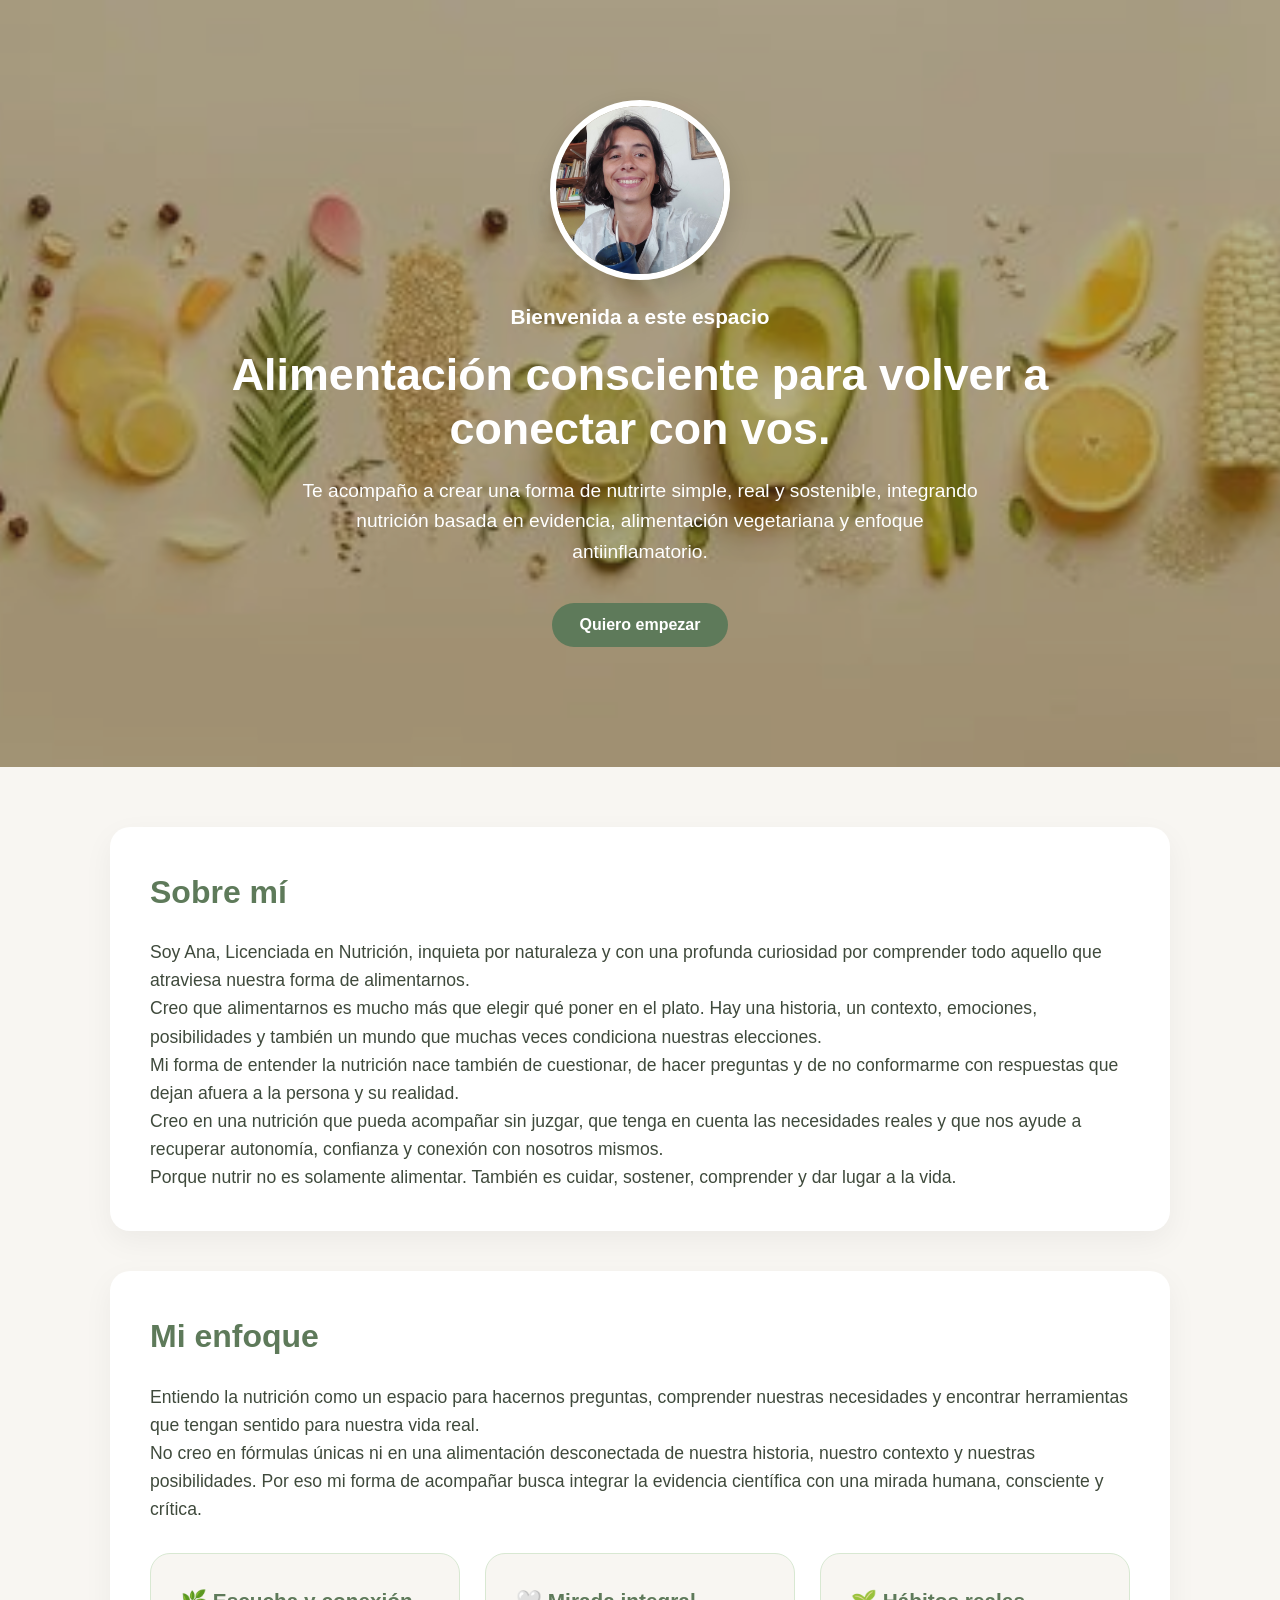
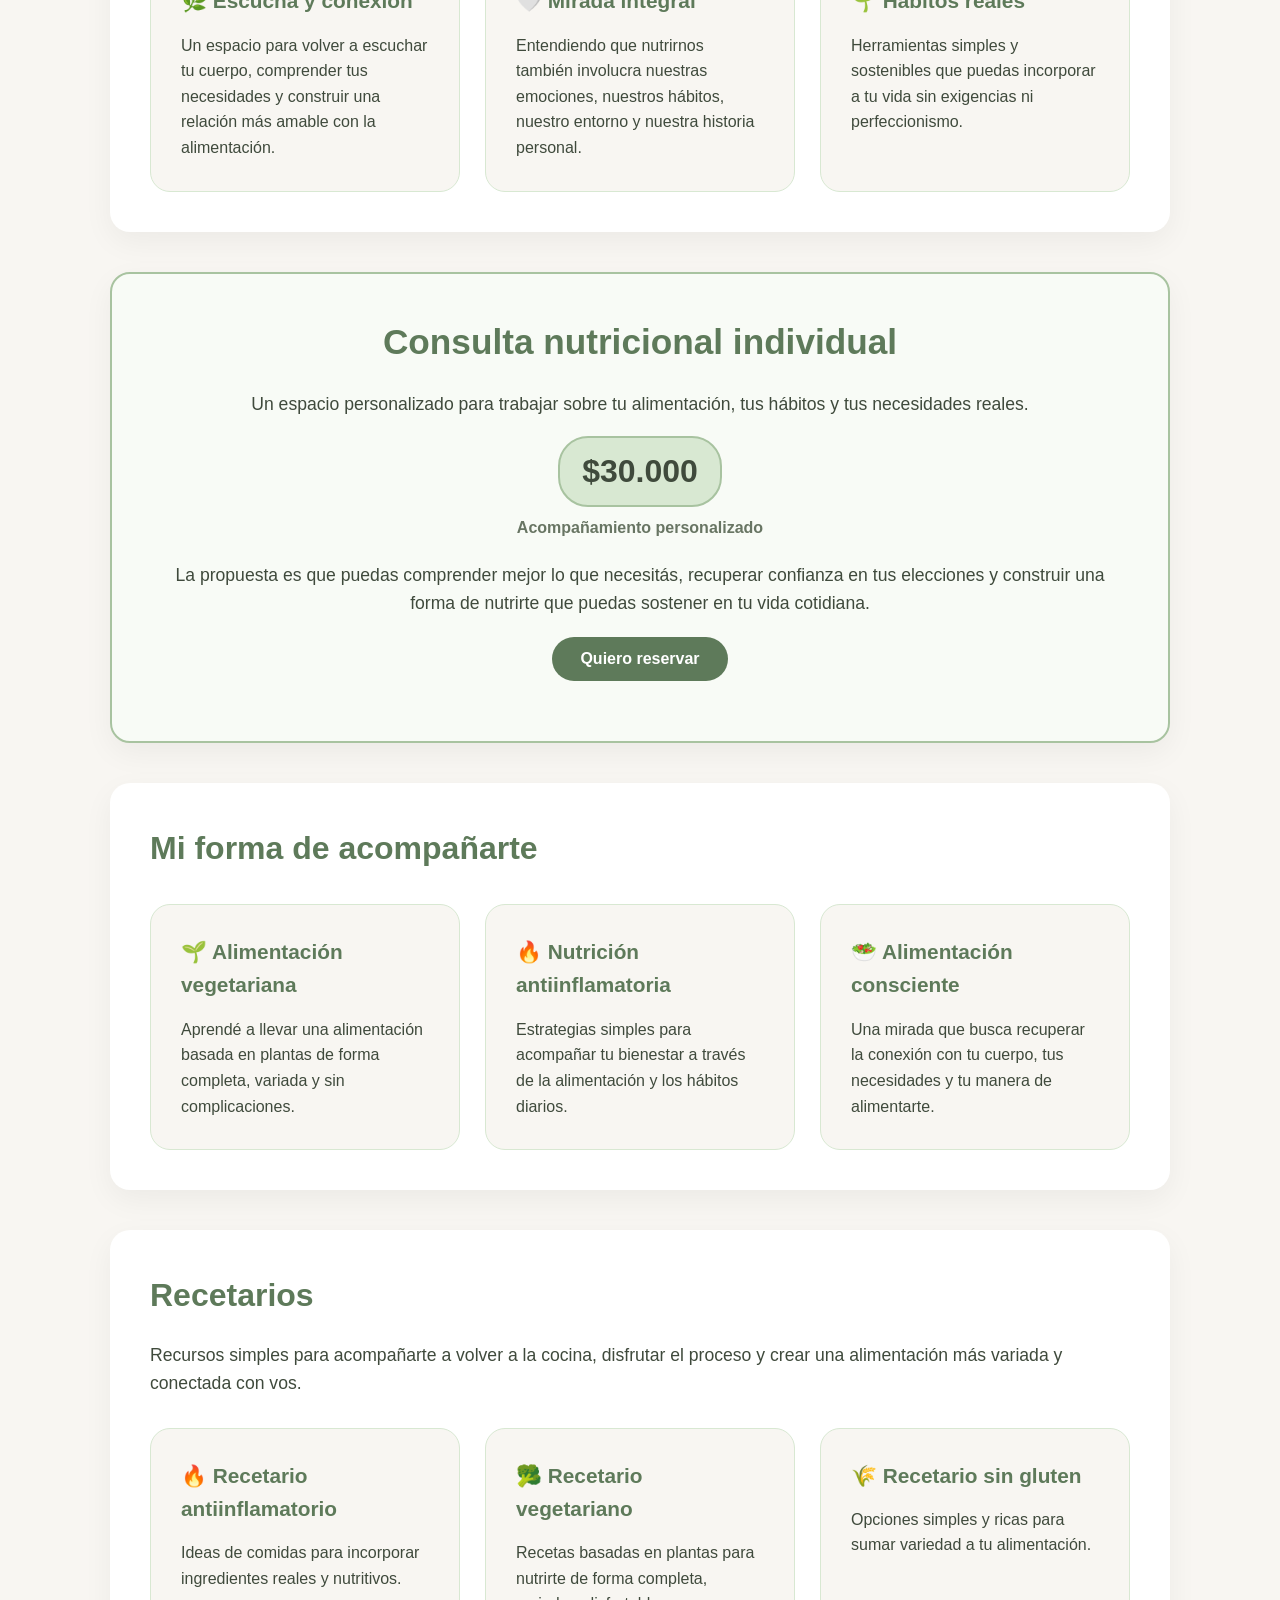
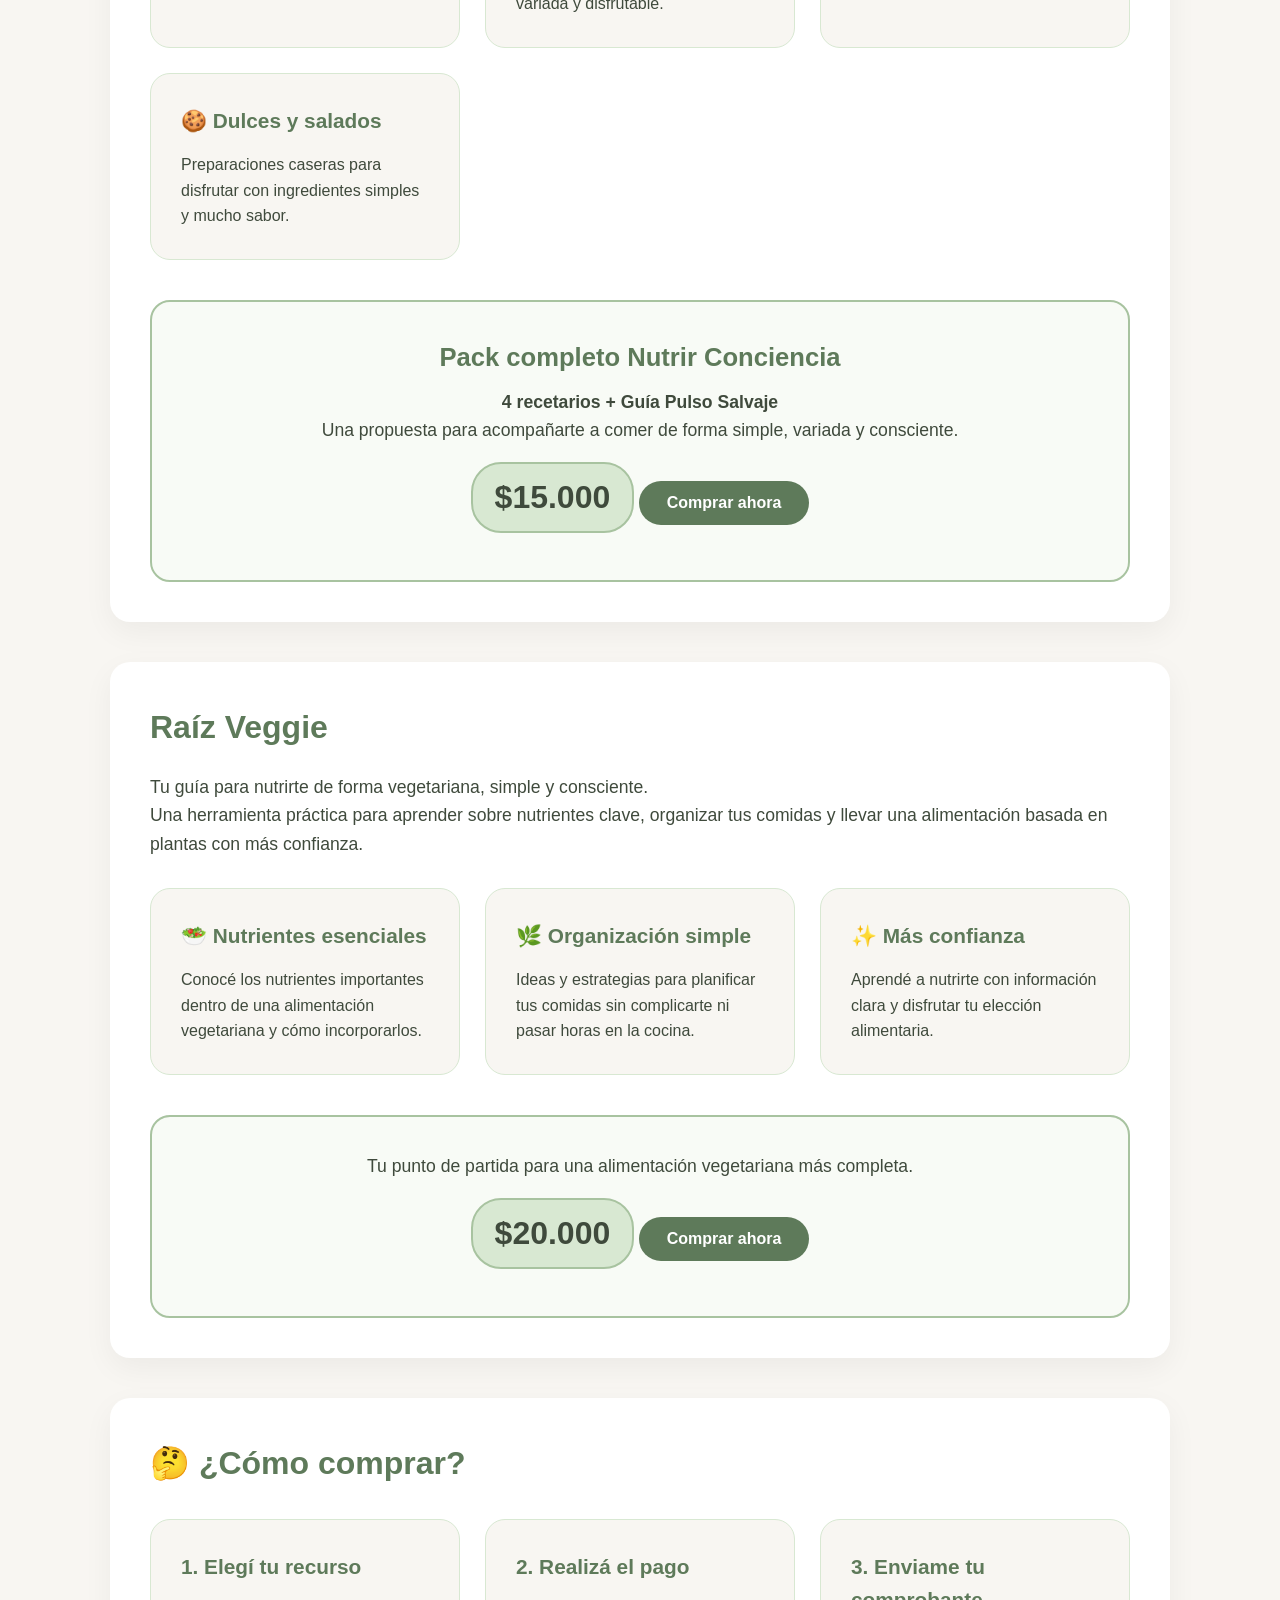
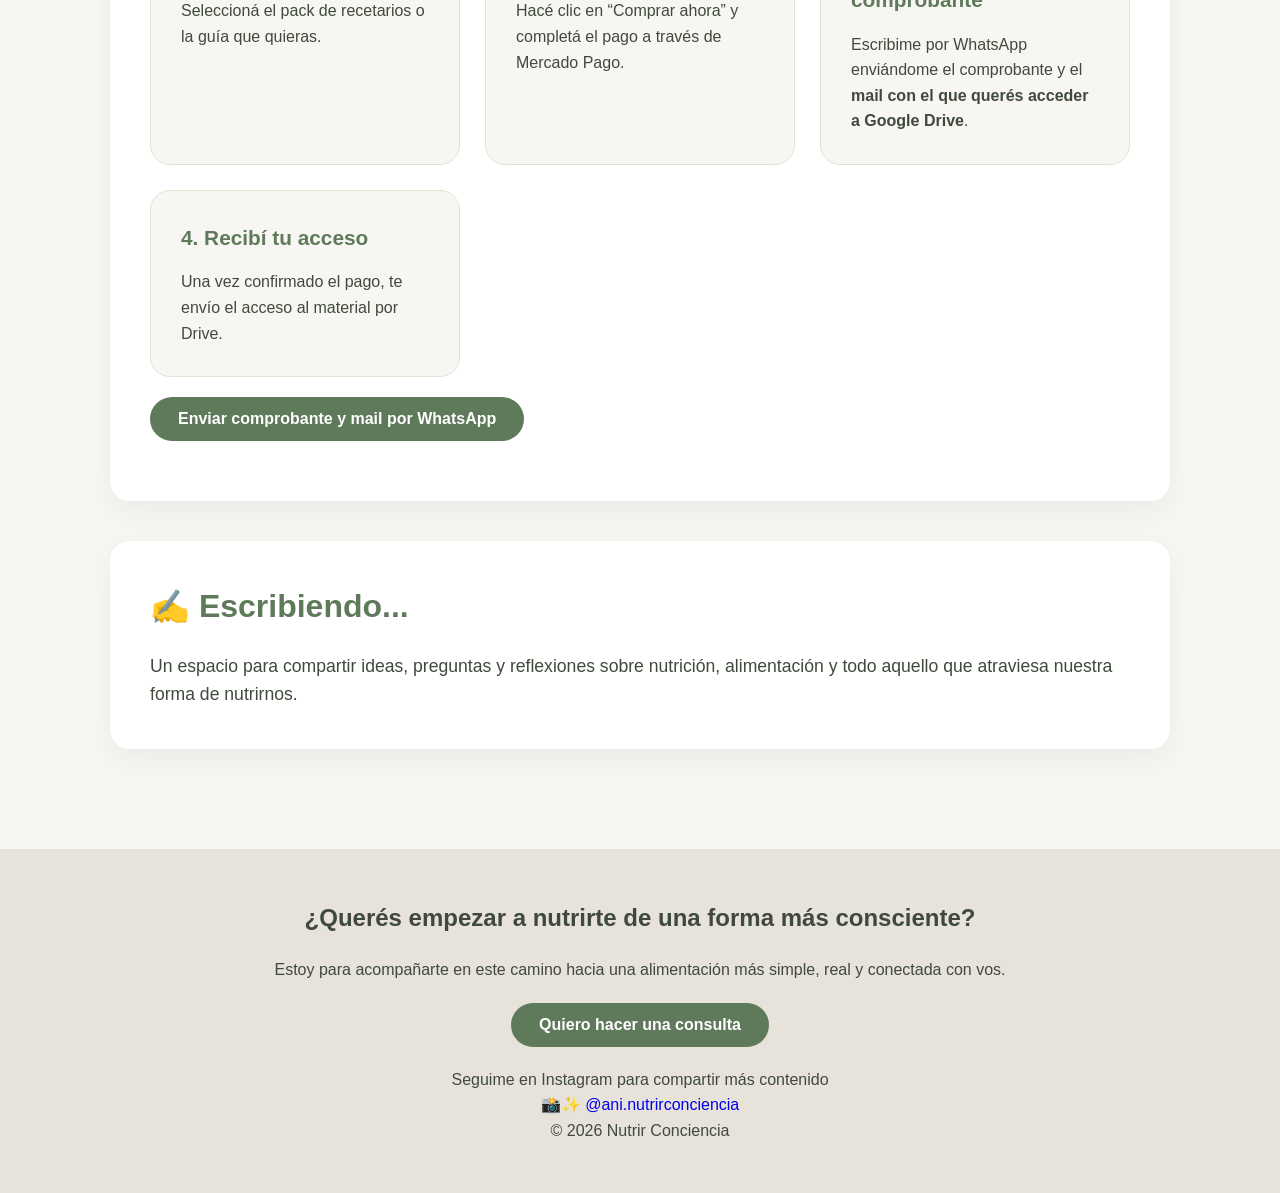
<file: index.html>
<!DOCTYPE html>
<html lang="es">

<head>
    <meta charset="UTF-8">
    <meta name="viewport" content="width=device-width, initial-scale=1.0">

    <title>Nutrir Conciencia | Nutrición consciente e integrativa</title>

    <meta name="description" content="Nutrición consciente, antiinflamatoria y basada en plantas para mujeres que buscan sentirse mejor desde la alimentación.">

    <link rel="stylesheet" href="styles.css">
</head>

<body>

<header>

    <img class="foto-perfil" src="ana.jpg" alt="Ana - Licenciada en Nutrición">

    <p class="bienvenida">
        Bienvenida a este espacio 
    </p>

    <h1>
        Alimentación consciente para volver a conectar con vos.
    </h1>

    <p>
        Te acompaño a crear una forma de nutrirte simple, real y sostenible,
        integrando nutrición basada en evidencia, alimentación vegetariana
        y enfoque antiinflamatorio.
    </p>

  <a href="https://wa.me/5491167698960?text=Hola%20Ana,%20quiero%20empezar%20mi%20proceso%20de%20nutricion." class="boton">
    Quiero empezar
</a>

</header>


<main>

    <!-- SOBRE MÍ -->

    <section class="sobre-mi">

    <h2>Sobre mí</h2>

    <p>
        Soy Ana, Licenciada en Nutrición, inquieta por naturaleza y con una
        profunda curiosidad por comprender todo aquello que atraviesa nuestra
        forma de alimentarnos.
    </p>

    <p>
        Creo que alimentarnos es mucho más que elegir qué poner en el plato.
        Hay una historia, un contexto, emociones, posibilidades y también un
        mundo que muchas veces condiciona nuestras elecciones.
    </p>

    <p>
        Mi forma de entender la nutrición nace también de cuestionar, de hacer
        preguntas y de no conformarme con respuestas que dejan afuera a la
        persona y su realidad.
    </p>

    <p>
        Creo en una nutrición que pueda acompañar sin juzgar, que tenga en cuenta
        las necesidades reales y que nos ayude a recuperar autonomía, confianza
        y conexión con nosotros mismos.
    </p>

    <p>
        Porque nutrir no es solamente alimentar. También es cuidar, sostener,
        comprender y dar lugar a la vida.
    </p>

</section>

    <!-- MI ENFOQUE -->

   <section class="enfoque">

    <h2>Mi enfoque</h2>

    <p>
        Entiendo la nutrición como un espacio para hacernos preguntas,
        comprender nuestras necesidades y encontrar herramientas que
        tengan sentido para nuestra vida real.
    </p>

    <p>
        No creo en fórmulas únicas ni en una alimentación desconectada
        de nuestra historia, nuestro contexto y nuestras posibilidades.
        Por eso mi forma de acompañar busca integrar la evidencia científica
        con una mirada humana, consciente y crítica.
    </p>

    <div class="tarjetas">

        <div class="tarjeta">

            <h3>🌿 Escucha y conexión</h3>

            <p>
                Un espacio para volver a escuchar tu cuerpo, comprender tus
                necesidades y construir una relación más amable con la alimentación.
            </p>

        </div>


        <div class="tarjeta">

            <h3>🤍 Mirada integral</h3>

            <p>
                Entendiendo que nutrirnos también involucra nuestras emociones,
                nuestros hábitos, nuestro entorno y nuestra historia personal.
            </p>

        </div>


        <div class="tarjeta">

            <h3>🌱 Hábitos reales</h3>

            <p>
                Herramientas simples y sostenibles que puedas incorporar a tu vida
                sin exigencias ni perfeccionismo.
            </p>

        </div>

    </div>

</section>

    <!-- CONSULTA -->

    <section class="consulta-destacada">

        <h2>Consulta nutricional individual </h2>

        <p>
            Un espacio personalizado para trabajar sobre tu alimentación,
            tus hábitos y tus necesidades reales.
        </p>

        <div class="precio">
            $30.000
        </div>

        <p class="acompanamiento">
            Acompañamiento personalizado
        </p>

        <p>
            La propuesta es que puedas comprender mejor lo que necesitás,
            recuperar confianza en tus elecciones y construir una forma
            de nutrirte que puedas sostener en tu vida cotidiana.
        </p>

        <a href="https://wa.me/5491167698960?text=Hola%20Ana,%20quiero%20reservar%20una%20consulta%20nutricional%20individual%20🌿" class="boton">
            Quiero reservar
        </a>

    </section>


    <!-- ÁREAS DE TRABAJO -->

    <section class="servicios">

        <h2>Mi forma de acompañarte</h2>

        <div class="tarjetas">

            <div class="tarjeta">

                <h3>🌱 Alimentación vegetariana</h3>

                <p>
                    Aprendé a llevar una alimentación basada en plantas
                    de forma completa, variada y sin complicaciones.
                </p>

            </div>


            <div class="tarjeta">

                <h3>🔥 Nutrición antiinflamatoria</h3>

                <p>
                    Estrategias simples para acompañar tu bienestar a través
                    de la alimentación y los hábitos diarios.
                </p>

            </div>


            <div class="tarjeta">

                <h3>🥗 Alimentación consciente</h3>

                <p>
                    Una mirada que busca recuperar la conexión con tu cuerpo,
                    tus necesidades y tu manera de alimentarte.
                </p>

            </div>

        </div>

    </section>


    <!-- RECETARIOS -->

    <section class="recetarios">

        <h2>Recetarios </h2>

        <p>
            Recursos simples para acompañarte a volver a la cocina,
            disfrutar el proceso y crear una alimentación más variada
            y conectada con vos.
        </p>


        <div class="tarjetas">

            <div class="tarjeta">

                <h3>🔥 Recetario antiinflamatorio</h3>

                <p>
                    Ideas de comidas para incorporar ingredientes reales
                    y nutritivos.
                </p>

            </div>


            <div class="tarjeta">

                <h3>🥦 Recetario vegetariano</h3>

                <p>
                    Recetas basadas en plantas para nutrirte de forma
                    completa, variada y disfrutable.
                </p>

            </div>


            <div class="tarjeta">

                <h3>🌾 Recetario sin gluten</h3>

                <p>
                    Opciones simples y ricas para sumar variedad
                    a tu alimentación.
                </p>

            </div>


            <div class="tarjeta">

                <h3>🍪 Dulces y salados</h3>

                <p>
                    Preparaciones caseras para disfrutar con ingredientes
                    simples y mucho sabor.
                </p>

            </div>

        </div>


        <!-- PACK -->

        <div class="producto-destacado">

            <h3> Pack completo Nutrir Conciencia</h3>

            <p class="incluye">
                4 recetarios + Guía Pulso Salvaje
            </p>

            <p>
                Una propuesta para acompañarte a comer de forma simple,
                variada y consciente.
            </p>

            <div class="precio">
                $15.000
            </div>

            <a href="https://mpago.la/1SQ6u1w" class="boton" target="_blank">
                Comprar ahora 
            </a>

        </div>

    </section>


    <!-- RAÍZ VEGGIE -->

    <section class="raiz-veggie">

        <h2>Raíz Veggie </h2>

        <p>
            Tu guía para nutrirte de forma vegetariana, simple y consciente.
        </p>

        <p>
            Una herramienta práctica para aprender sobre nutrientes clave,
            organizar tus comidas y llevar una alimentación basada en plantas
            con más confianza.
        </p>


        <div class="tarjetas">

            <div class="tarjeta">

                <h3>🥗 Nutrientes esenciales</h3>

                <p>
                    Conocé los nutrientes importantes dentro de una alimentación
                    vegetariana y cómo incorporarlos.
                </p>

            </div>


            <div class="tarjeta">

                <h3>🌿 Organización simple</h3>

                <p>
                    Ideas y estrategias para planificar tus comidas sin complicarte
                    ni pasar horas en la cocina.
                </p>

            </div>


            <div class="tarjeta">

                <h3>✨ Más confianza</h3>

                <p>
                    Aprendé a nutrirte con información clara y disfrutar
                    tu elección alimentaria.
                </p>

            </div>

        </div>


       <div class="producto-destacado">

    <p>
        Tu punto de partida para una alimentación vegetariana más completa.
    </p>

    <div class="precio">
        $20.000
    </div>

    <a class="boton" href="https://mpago.la/2XoVZJ2" target="_blank">
        Comprar ahora 
    </a>

</div>

    </section>
<section class="como-comprar">

    <h2> 🤔 ¿Cómo comprar?</h2>

    <div class="tarjetas">

        <div class="tarjeta">
            <h3>1. Elegí tu recurso</h3>
            <p>
                Seleccioná el pack de recetarios o la guía que quieras.
            </p>
        </div>

        <div class="tarjeta">
            <h3>2. Realizá el pago</h3>
            <p>
                Hacé clic en “Comprar ahora” y completá el pago a través de Mercado Pago.
            </p>
        </div>

        <div class="tarjeta">
            <h3>3. Enviame tu comprobante</h3>
            <p>
                Escribime por WhatsApp enviándome el comprobante y el
                <strong>mail con el que querés acceder a Google Drive</strong>.
            </p>
        </div>

        <div class="tarjeta">
            <h3>4. Recibí tu acceso</h3>
            <p>
                Una vez confirmado el pago, te envío el acceso al material por Drive. 
            </p>
        </div>

    </div>

  <a
    class="boton"
    href="https://wa.me/5491167698960?text=Hola%20Ana,%20acabo%20de%20realizar%20mi%20compra.%0A%0AMi%20mail:%20%0A%0ATe%20adjunto%20el%20comprobante.%20Gracias!"
    target="_blank"
>
    Enviar comprobante y mail por WhatsApp
</a>

</section>
    <section class="blog">

    <h2>✍️ Escribiendo...</h2>

    <p>
        Un espacio para compartir ideas, preguntas y reflexiones sobre nutrición,
        alimentación y todo aquello que atraviesa nuestra forma de nutrirnos.
    </p>

</section>
</main>


<!-- CONTACTO -->

<footer id="contacto">

    <h2>
        ¿Querés empezar a nutrirte de una forma más consciente?
    </h2>

    <p>
        Estoy para acompañarte en este camino hacia una alimentación
        más simple, real y conectada con vos.
    </p>

    <a class="boton" href="https://wa.me/5491167698960?text=Hola%20Ana,%20quiero%20hacer%20una%20consulta%20sobre%20nutrici%C3%B3n%20🌿">
        Quiero hacer una consulta 
    </a>

    <p>
        Seguime en Instagram para compartir más contenido
    </p>

    <p>
        <a href="https://www.instagram.com/ani.nutrirconciencia/" target="_blank">
            📸✨ @ani.nutrirconciencia
        </a>
    </p>

    <p>
        © 2026 Nutrir Conciencia
    </p>

</footer>


<script src="script.js"></script>

</body>

</html>
</file>
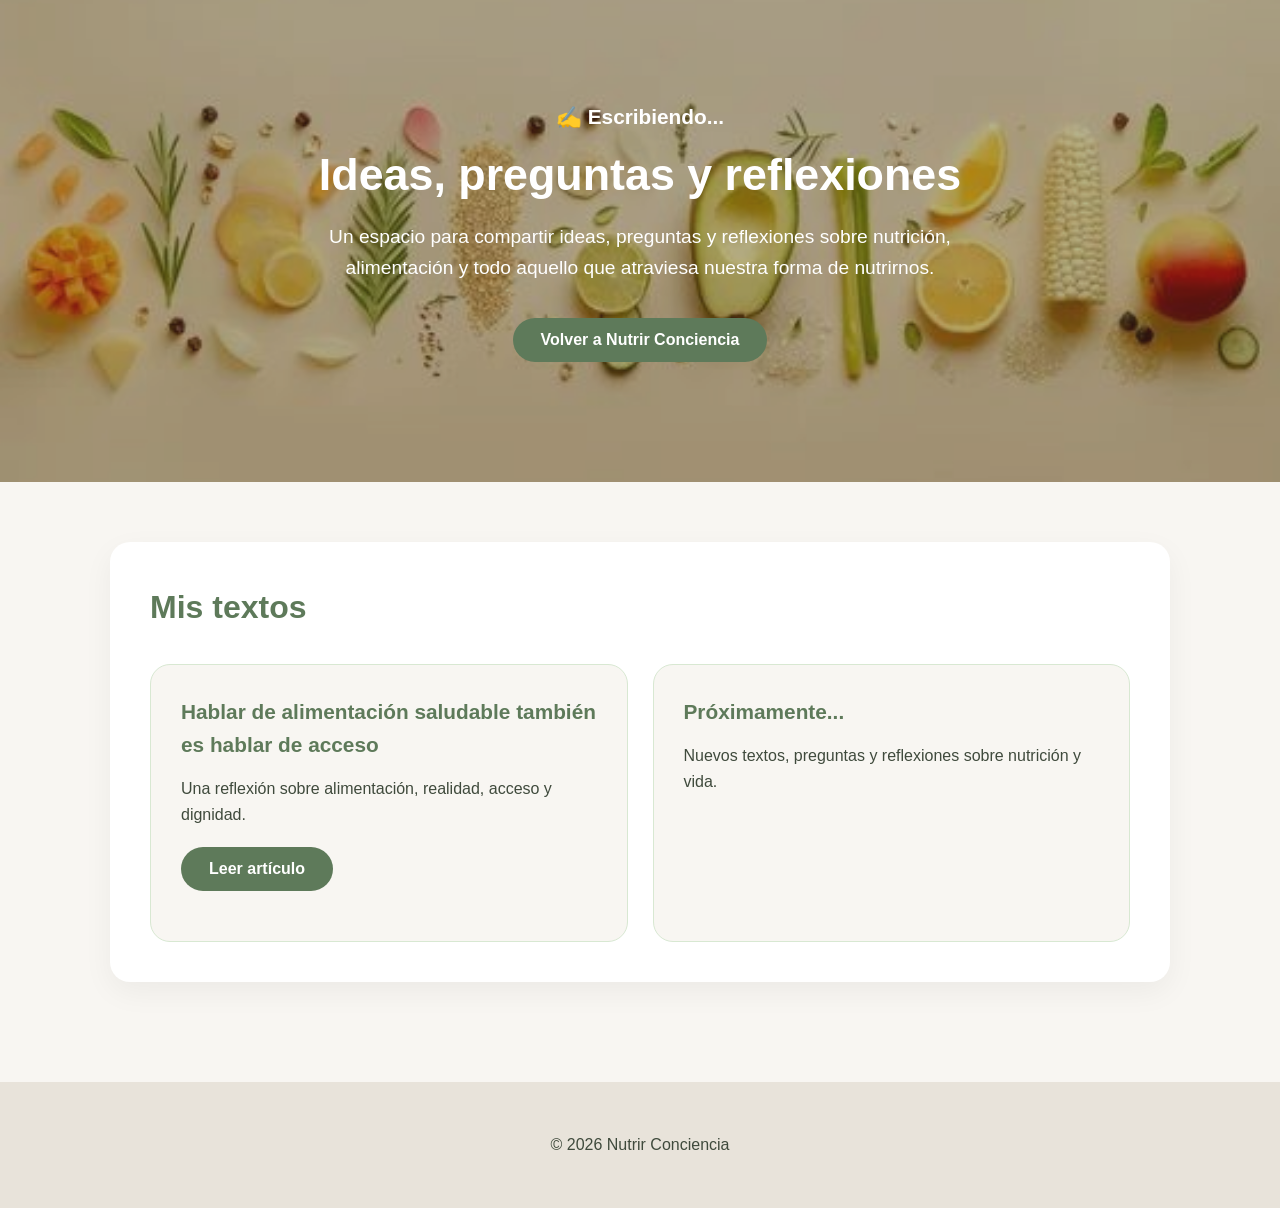
<file: blog.html>
<!DOCTYPE html>
<html lang="es">

<head>
    <meta charset="UTF-8">
    <meta name="viewport" content="width=device-width, initial-scale=1.0">

    <title>Escribiendo... | Nutrir Conciencia</title>

    <meta name="description" content="Ideas, preguntas y reflexiones sobre nutrición, alimentación y todo aquello que atraviesa nuestra forma de nutrirnos.">

    <link rel="stylesheet" href="styles.css">
</head>

<body>

<header>

    <p class="bienvenida">
        ✍️ Escribiendo...
    </p>

    <h1>
        Ideas, preguntas y reflexiones
    </h1>

    <p>
        Un espacio para compartir ideas, preguntas y reflexiones sobre nutrición,
        alimentación y todo aquello que atraviesa nuestra forma de nutrirnos.
    </p>

    <a href="index.html" class="boton">
        Volver a Nutrir Conciencia
    </a>

</header>


<main>

    <section class="blog">

        <h2>Mis textos</h2>

        <div class="tarjetas">

            <div class="tarjeta">

                <h3>
                    Hablar de alimentación saludable también es hablar de acceso
                </h3>

                <p>
                    Una reflexión sobre alimentación, realidad, acceso y dignidad.
                </p>

                <a href="blog/acceso-dignidad-realidad.html" class="boton">
                    Leer artículo
                </a>

            </div>


            <div class="tarjeta">

                <h3>
                    Próximamente...
                </h3>

                <p>
                    Nuevos textos, preguntas y reflexiones sobre nutrición y vida.
                </p>

            </div>

        </div>

    </section>

</main>


<footer>

    <p>
        © 2026 Nutrir Conciencia
    </p>

</footer>


</body>

</html>
</file>
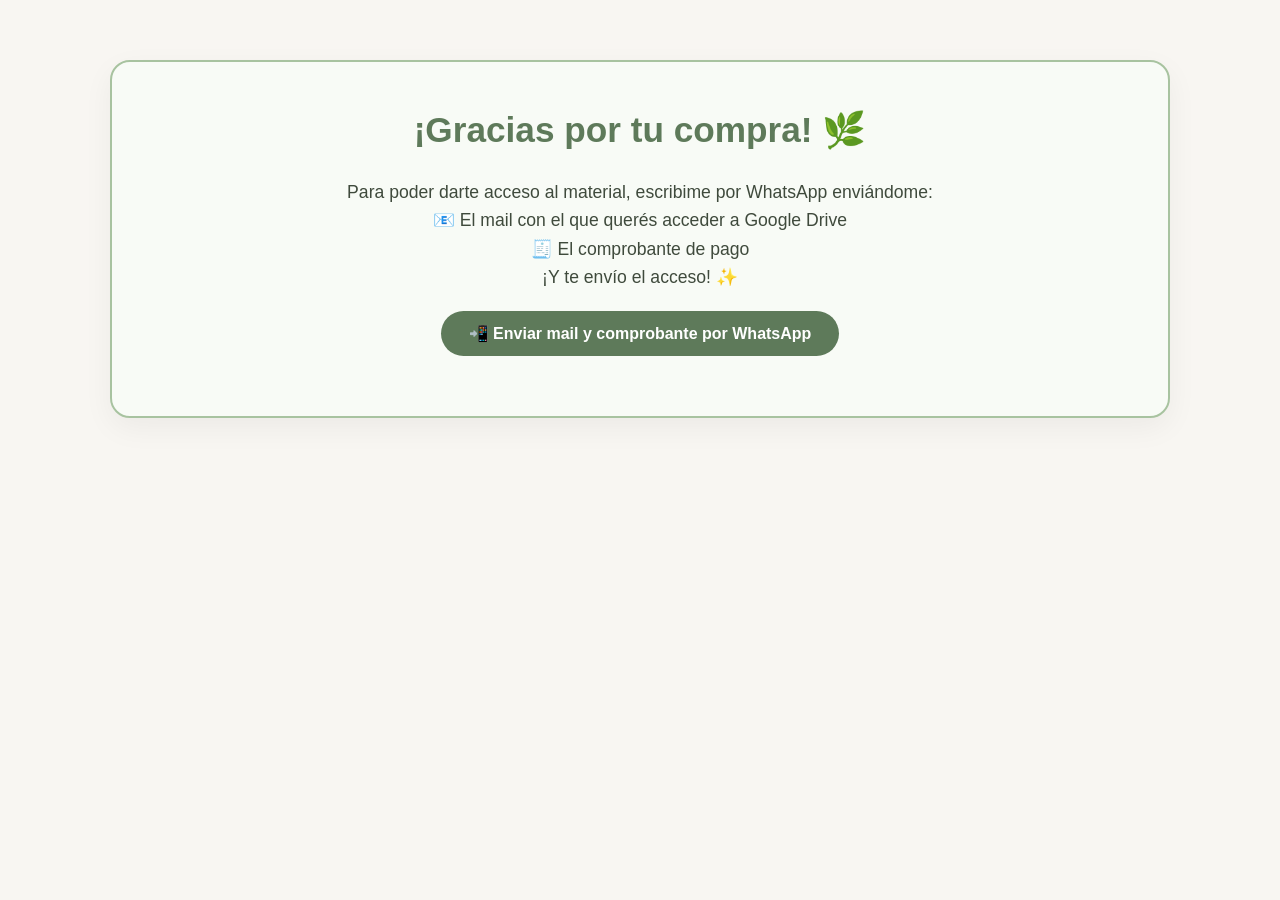
<file: compra-realizada.html>
<!DOCTYPE html>
<html lang="es">

<head>
    <meta charset="UTF-8">
    <meta name="viewport" content="width=device-width, initial-scale=1.0">

    <title>Compra realizada | Nutrir Conciencia</title>

    <link rel="stylesheet" href="styles.css">
</head>

<body>

<main>

    <section class="consulta-destacada">

        <h2>¡Gracias por tu compra! 🌿</h2>

        <p>
            Para poder darte acceso al material, escribime por WhatsApp enviándome:
        </p>

        <p>
            📧 El mail con el que querés acceder a Google Drive
        </p>

        <p>
            🧾 El comprobante de pago
        </p>

        <p>
            ¡Y te envío el acceso! ✨
        </p>

        <a
            class="boton"
            href="https://wa.me/5491167698960?text=Hola%20Ana%20🌿%20Acabo%20de%20realizar%20mi%20compra.%0A%0A📧%20Mi%20mail:%20%0A%0A🧾%20Te%20adjunto%20el%20comprobante.%0A%0A¡Gracias!"
        >
            📲 Enviar mail y comprobante por WhatsApp
        </a>

    </section>

</main>

</body>

</html>
</file>
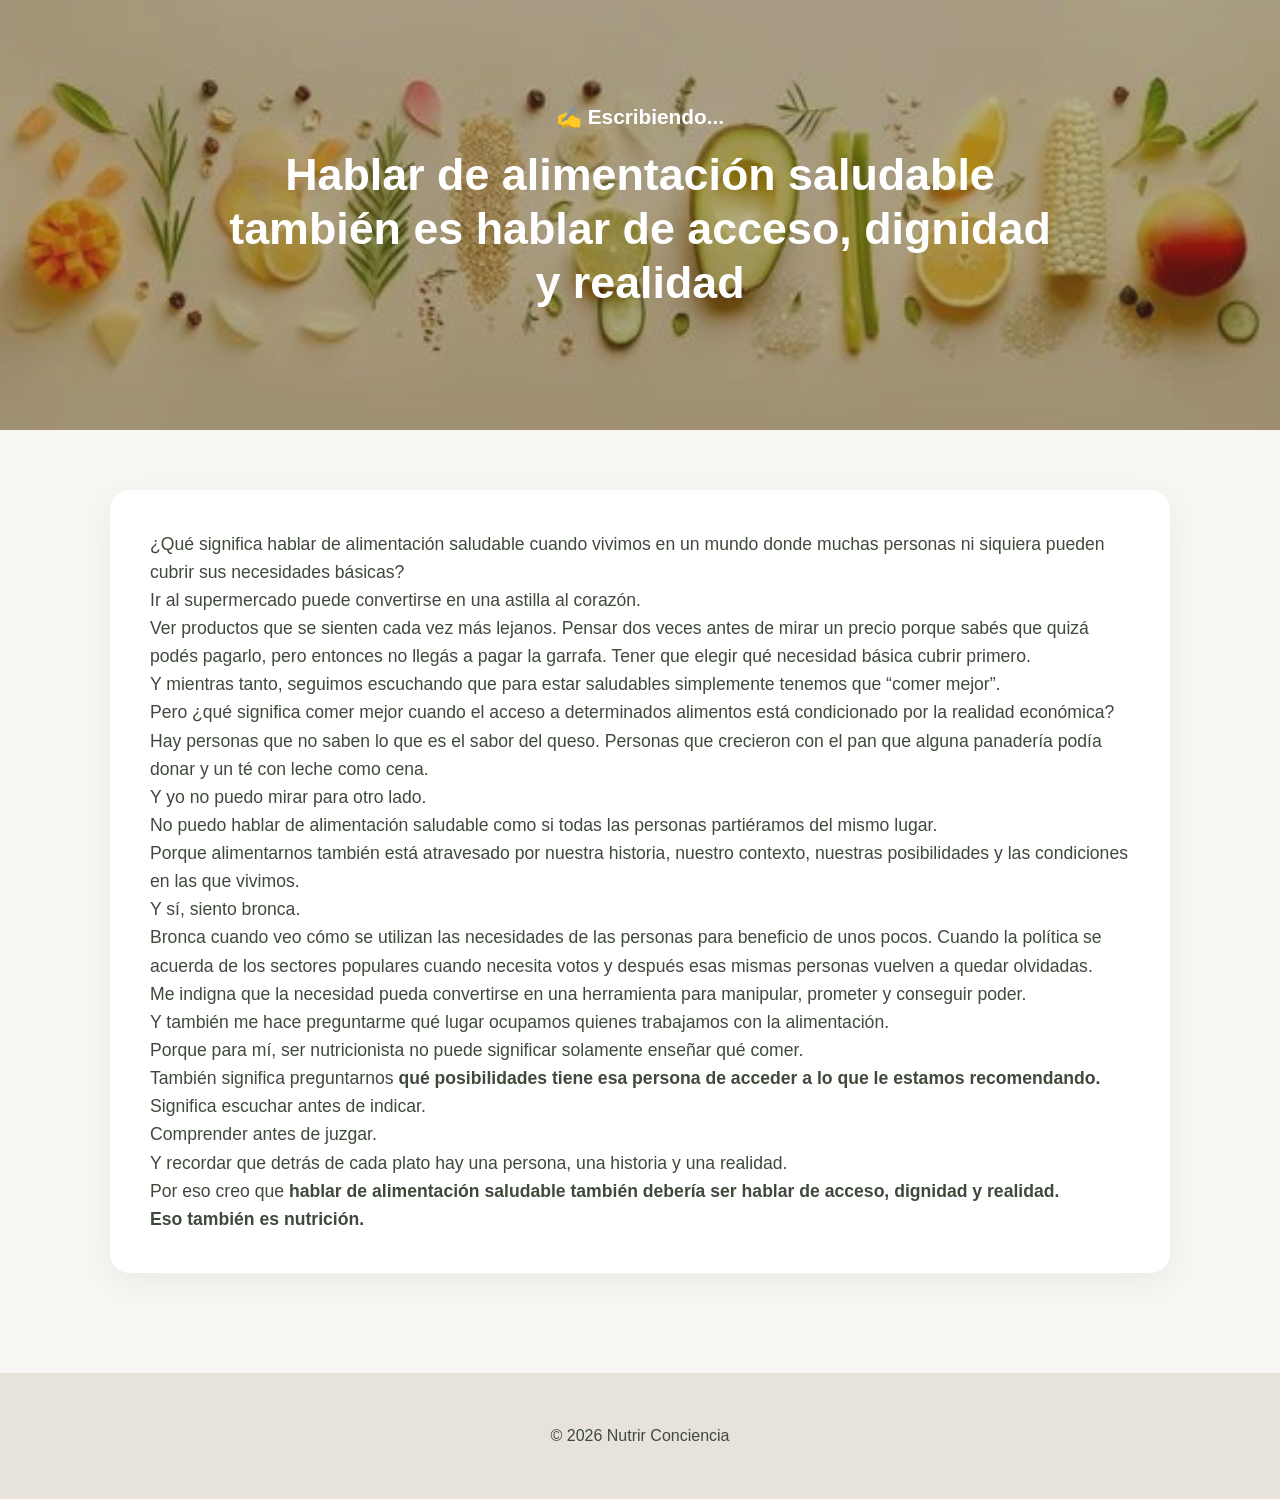
<file: blog/acceso-dignidad-realidad.html>
<!DOCTYPE html>
<html lang="es">

<head>
    <meta charset="UTF-8">
    <meta name="viewport" content="width=device-width, initial-scale=1.0">

    <title>Hablar de alimentación saludable también es hablar de acceso, dignidad y realidad | Nutrir Conciencia</title>

    <meta name="description" content="Una reflexión sobre alimentación saludable, acceso, dignidad y realidad.">

    <link rel="stylesheet" href="../styles.css">
</head>

<body>

<header>

    <p class="bienvenida">
        ✍️ Escribiendo...
    </p>

    <h1>
        Hablar de alimentación saludable también es hablar de acceso, dignidad y realidad
    </h1>

</header>

<main>

    <article>

        <section>

            <p>
                ¿Qué significa hablar de alimentación saludable cuando vivimos
                en un mundo donde muchas personas ni siquiera pueden cubrir sus
                necesidades básicas?
            </p>

            <p>
                Ir al supermercado puede convertirse en una astilla al corazón.
            </p>

            <p>
                Ver productos que se sienten cada vez más lejanos. Pensar dos
                veces antes de mirar un precio porque sabés que quizá podés
                pagarlo, pero entonces no llegás a pagar la garrafa. Tener que
                elegir qué necesidad básica cubrir primero.
            </p>

            <p>
                Y mientras tanto, seguimos escuchando que para estar saludables
                simplemente tenemos que “comer mejor”.
            </p>

            <p>
                Pero ¿qué significa comer mejor cuando el acceso a determinados
                alimentos está condicionado por la realidad económica?
            </p>

            <p>
                Hay personas que no saben lo que es el sabor del queso.
                Personas que crecieron con el pan que alguna panadería podía
                donar y un té con leche como cena.
            </p>

            <p>
                Y yo no puedo mirar para otro lado.
            </p>

            <p>
                No puedo hablar de alimentación saludable como si todas las
                personas partiéramos del mismo lugar.
            </p>

            <p>
                Porque alimentarnos también está atravesado por nuestra historia,
                nuestro contexto, nuestras posibilidades y las condiciones en
                las que vivimos.
            </p>

            <p>
                Y sí, siento bronca.
            </p>

            <p>
                Bronca cuando veo cómo se utilizan las necesidades de las
                personas para beneficio de unos pocos. Cuando la política se
                acuerda de los sectores populares cuando necesita votos y
                después esas mismas personas vuelven a quedar olvidadas.
            </p>

            <p>
                Me indigna que la necesidad pueda convertirse en una herramienta
                para manipular, prometer y conseguir poder.
            </p>

            <p>
                Y también me hace preguntarme qué lugar ocupamos quienes
                trabajamos con la alimentación.
            </p>

            <p>
                Porque para mí, ser nutricionista no puede significar solamente
                enseñar qué comer.
            </p>

            <p>
                También significa preguntarnos
                <strong>qué posibilidades tiene esa persona de acceder a lo que le estamos recomendando.</strong>
            </p>

            <p>
                Significa escuchar antes de indicar.
            </p>

            <p>
                Comprender antes de juzgar.
            </p>

            <p>
                Y recordar que detrás de cada plato hay una persona, una
                historia y una realidad.
            </p>

            <p>
                Por eso creo que
                <strong>hablar de alimentación saludable también debería ser hablar de acceso, dignidad y realidad.</strong>
            </p>

            <p>
                <strong>Eso también es nutrición.</strong>
            </p>

        </section>

    </article>

</main>

<footer>

    <p>
        © 2026 Nutrir Conciencia
    </p>

</footer>

</body>

</html>
</file>
<file: styles.css>
* {
    margin: 0;
    padding: 0;
    box-sizing: border-box;
}

body {
    font-family: Arial, Helvetica, sans-serif;
    background: #F8F6F2;
    color: #3F4A3C;
    line-height: 1.6;
}


/* =========================
   PORTADA
========================= */

header {
    position: relative;
    background-image: url("fondo-portada.jpg");
    background-size: cover;
    background-position: center;
    background-repeat: no-repeat;
    text-align: center;
    padding: 100px 20px;
    color: white;
}

header::before {
    content: "";
    position: absolute;
    inset: 0;
    background: rgba(40, 55, 40, 0.35);
    z-index: 0;
}

header > * {
    position: relative;
    z-index: 1;
}


/* =========================
   FOTO DE PERFIL
========================= */

.foto-perfil {
    width: 180px;
    height: 180px;
    object-fit: cover;
    border-radius: 50%;
    display: block;
    margin: 0 auto 20px;
    border: 6px solid white;
    box-shadow: 0 10px 25px rgba(0, 0, 0, 0.15);
}


/* =========================
   PORTADA - TEXTO
========================= */

header h1 {
    font-size: 2.8rem;
    max-width: 850px;
    margin: 15px auto 20px;
    line-height: 1.2;
}

header p {
    font-size: 1.2rem;
    max-width: 700px;
    margin: 0 auto 15px;
}

.bienvenida {
    font-weight: bold;
    font-size: 1.3rem;
}


/* =========================
   BOTONES
========================= */

.boton {
    display: inline-block;
    padding: 13px 28px;
    margin: 20px auto;
    border-radius: 30px;
    line-height: normal;
    background: #5E7A5A;
    color: white;
    text-decoration: none;
    font-weight: bold;
    transition: 0.3s ease;
}

.boton:hover {
    background: #496146;
    transform: translateY(-2px);
}

a {
    text-decoration: none;
}


/* =========================
   CONTENIDO
========================= */

main {
    max-width: 1100px;
    margin: auto;
    padding: 60px 20px;
}


/* =========================
   SECCIONES
========================= */

section {
    background: white;
    margin-bottom: 40px;
    padding: 40px;
    border-radius: 20px;
    box-shadow: 0 10px 30px rgba(0, 0, 0, 0.05);
}

section h2 {
    color: #5E7A5A;
    margin-bottom: 20px;
    font-size: 2rem;
}

section p {
    font-size: 1.1rem;
}


/* =========================
   TARJETAS
========================= */

.tarjetas {
    display: grid;
    grid-template-columns: repeat(auto-fit, minmax(250px, 1fr));
    gap: 25px;
    margin-top: 30px;
}

.tarjeta {
    background: #F8F6F2;
    padding: 30px;
    border-radius: 20px;
    border: 1px solid #D8E8D2;
}

.tarjeta h3 {
    color: #5E7A5A;
    margin-bottom: 15px;
    font-size: 1.3rem;
}

.tarjeta p {
    font-size: 1rem;
}


/* =========================
   CONSULTA DESTACADA
========================= */

.consulta-destacada {
    text-align: center;
    border: 2px solid #A8C3A0;
    background: #F8FBF6;
}

.consulta-destacada h2 {
    font-size: 2.2rem;
}

.acompanamiento {
    font-size: 1rem !important;
    font-weight: bold;
    color: #687563;
    margin: 0 0 20px;
}


/* =========================
   PRODUCTOS DESTACADOS
========================= */

.producto-destacado {
    text-align: center;
    margin-top: 40px;
    padding: 35px 25px;
    background: #F8FBF6;
    border: 2px solid #A8C3A0;
    border-radius: 20px;
}

.producto-destacado h3 {
    color: #5E7A5A;
    font-size: 1.6rem;
    margin-bottom: 10px;
}

.incluye {
    font-weight: bold;
}


/* =========================
   PRECIOS
========================= */

.precio {
    display: inline-block;
    background: #D8E8D2;
    color: #3F4A3C;
    font-size: 2rem !important;
    font-weight: 900;
    padding: 8px 22px;
    border-radius: 30px;
    margin: 18px 0 8px;
    border: 2px solid #A8C3A0;
}


/* =========================
   FOOTER
========================= */

footer {
    text-align: center;
    padding: 50px 30px;
    background: #E8E3DA;
}

footer h2 {
    margin-bottom: 20px;
}


/* =========================
   CELULAR
========================= */

@media (max-width: 768px) {

    header {
        padding: 70px 20px;
    }

    header h1 {
        font-size: 2rem;
    }

    header p {
        font-size: 1.05rem;
    }

    .foto-perfil {
        width: 150px;
        height: 150px;
    }

    main {
        padding: 40px 15px;
    }

    section {
        padding: 30px 20px;
    }

    section h2 {
        font-size: 1.7rem;
    }

    .tarjetas {
        grid-template-columns: 1fr;
    }

    .precio {
        font-size: 1.7rem !important;
        font-weight: 900;
    }

    .consulta-destacada h2 {
        font-size: 1.8rem;
    }

}
</file>
